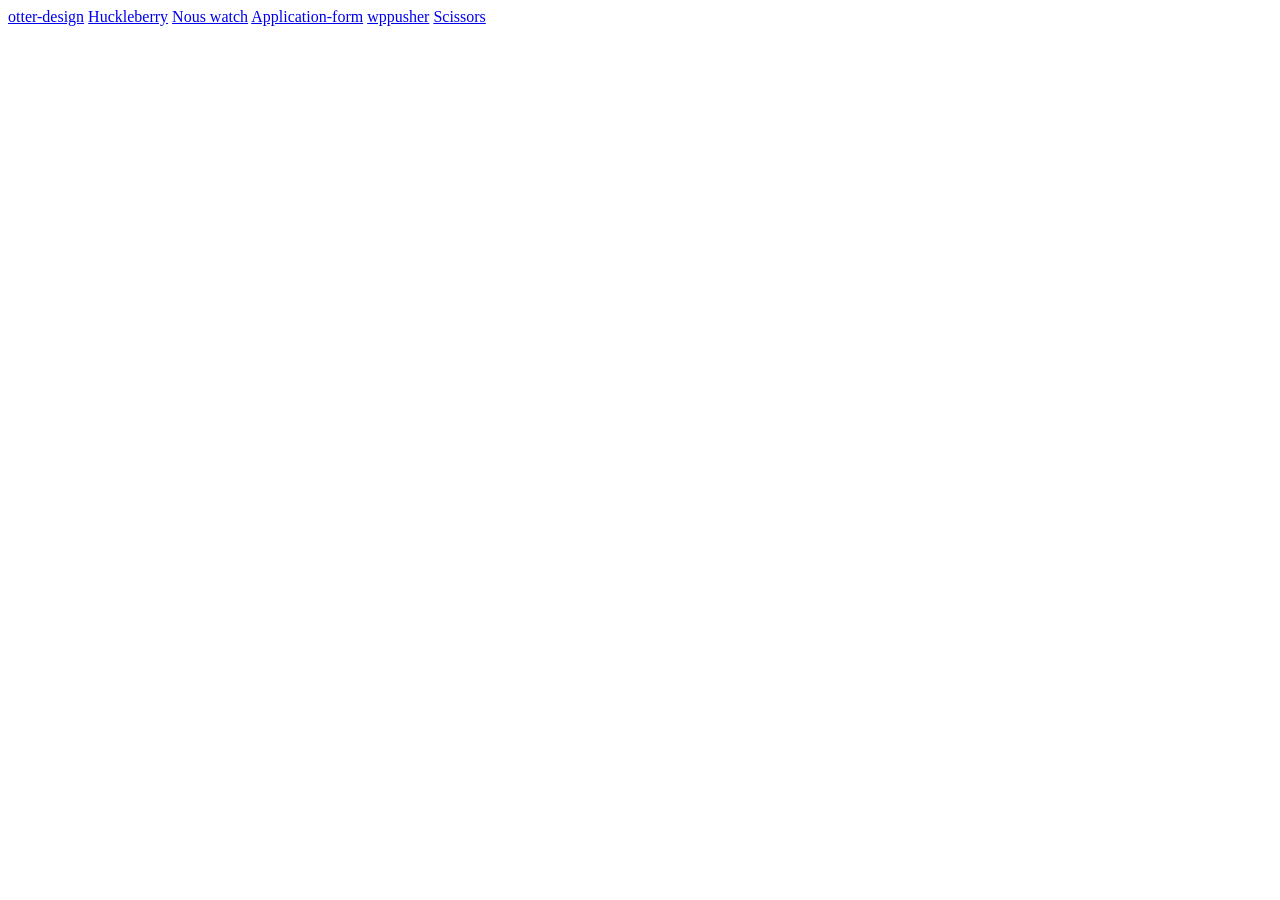
<file: index.html>
<!DOCTYPE html>
<html lang="en">
<head>
    <meta charset="UTF-8">
    <meta name="viewport" content="width=device-width, initial-scale=1.0">
    <title>Document</title>
    <link rel="stylesheet" href="">

   <a href="Assignment1.html">otter-design</a>
   <a href="Assignment2.html">Huckleberry</a>
   <a href="Assignment3.html">Nous watch</a>
   <a href="Assignment4.html">Application-form</a>
   <a href="assignment5.html">wppusher</a>
   <a href="Assignment6.html">Scissors</a>
</head>
<body>
    
</body>
</html>
</file>
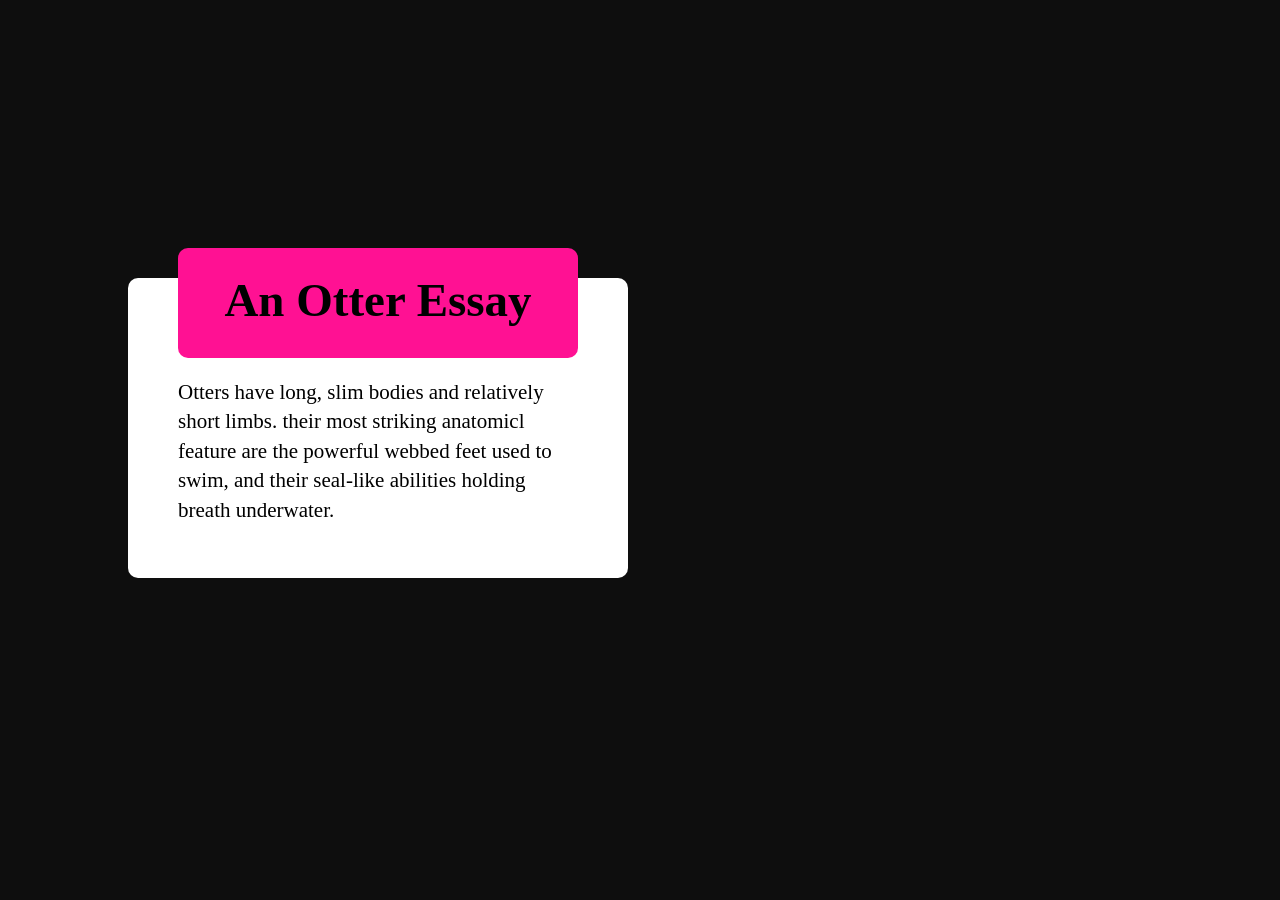
<file: Assignment1.html>
<!DOCTYPE html>
<html lang="en">

<head>
    <meta charset="UTF-8">
    <meta name="viewport" content="width=device-width, initial-scale=1.0">
    <link rel="stylesheet" href="Assignment1.css">
    <title>Assignment-1</title>
</head>

<body>
    <div class="box">
        <p>Otters have long, slim bodies and relatively short limbs. their most striking
            anatomicl feature are the powerful webbed feet used to swim, and their seal-like
            abilities holding breath underwater.
        </p>
        <div class="box2">
            <h1>An Otter Essay</h1>
        </div>
    </div>



</body>

</html>
</file>
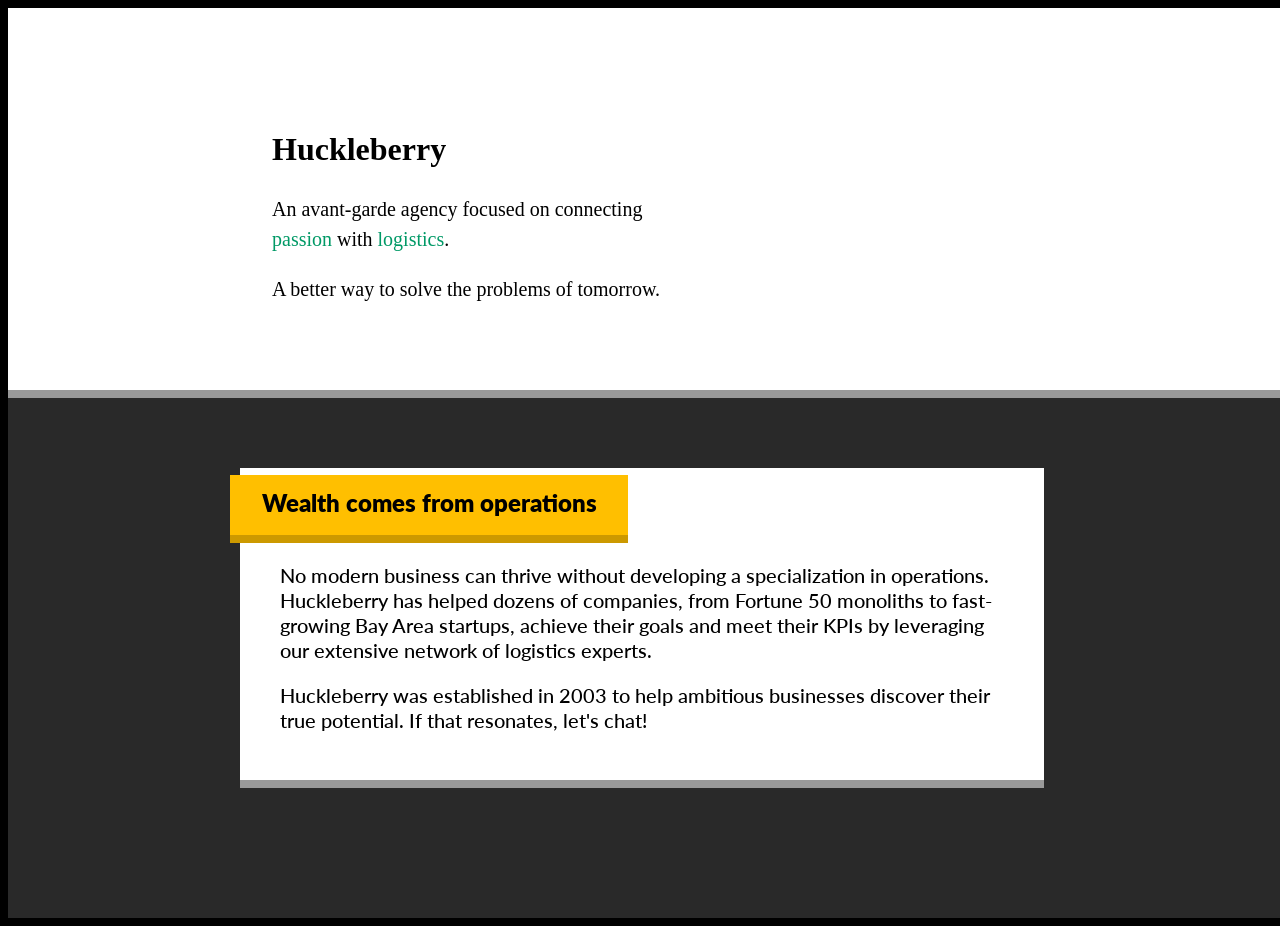
<file: Assignment2.html>
<!DOCTYPE html>
<html lang="en">

<head>
    <meta charset="UTF-8">
    <meta name="viewport" content="width=device-width, initial-scale=1.0">
    <title>Assignment-2</title>
    <link rel="stylesheet" href="Assignment2.css">
    <link rel="preconnect" href="https://fonts.googleapis.com">
    <link rel="preconnect" href="https://fonts.gstatic.com" crossorigin>
    <link
        href="https://fonts.googleapis.com/css2?family=Anek+Telugu:wght@100..800&family=Lato:ital,wght@0,100;0,300;0,400;0,700;0,900;1,100;1,300;1,400;1,700;1,900&family=Roboto:ital,wght@0,100;0,300;0,400;0,500;0,700;0,900;1,100;1,300;1,400;1,500;1,700;1,900&display=swap"
        rel="stylesheet">
</head>

<body>
    <section>
        <div class="header">
            <div class="box1">
                <H1>Huckleberry</H1>
                <p class="top">An avant-garde agency focused on connecting <span>passion</span> with
                    <span>logistics</span>.
                </p>
                <p class="top">A better way to solve the problems of tomorrow.</p>
            </div>
        </div>
    </section>
    <div class="box2">
        <div class="box3">
            <div class="card">
                <p>Wealth comes from operations</p>
            </div>
            <p class="bottom">No modern business can thrive without developing a specialization in operations.
                Huckleberry has helped dozens of companies, from Fortune 50 monoliths to fast-growing Bay Area startups,
                achieve their goals and meet their KPIs by leveraging our extensive network of logistics experts.</p>
            <p class="bottom">Huckleberry was established in 2003 to help ambitious businesses discover their true
                potential. If that resonates, let's chat!</p>
        </div>
    </div>
</body>

</html>
</file>
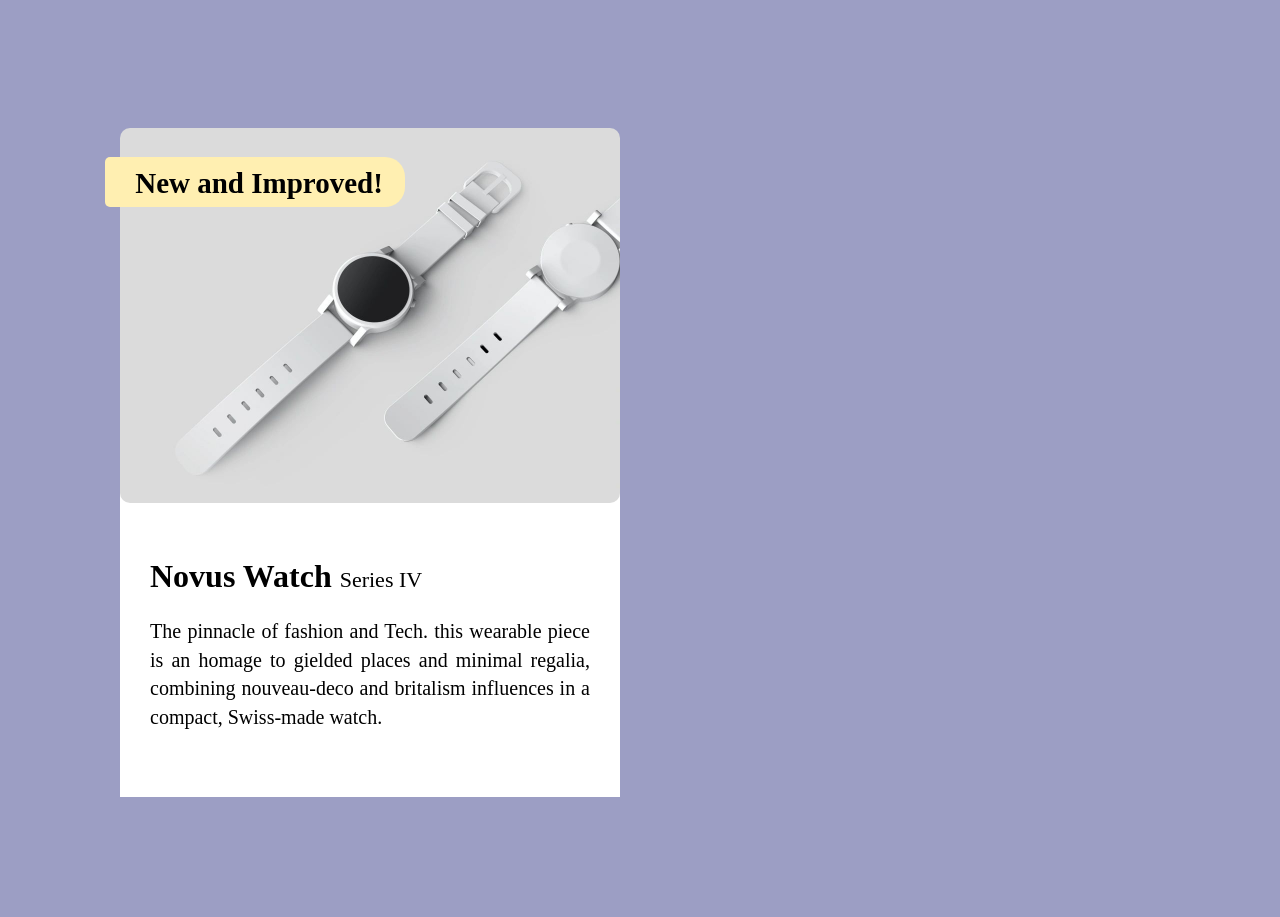
<file: Assignment3.html>
<!DOCTYPE html>
<html lang="en">

<head>
    <meta charset="UTF-8">
    <meta name="viewport" content="width=device-width, initial-scale=1.0">
    <title>Assignment-3</title>
    <link rel="stylesheet" href="Assignment3.css">
</head>
<div class="container">
    <img src="PHOTO-2025-01-18-18-20-55.jpg" alt="">
 <div class="box">
    <p>New and Improved!</p>
 </div>
</div>
</section>

<div class="box2">
    <h1>Novus Watch <span>Series IV</span></h1>
    <p>The pinnacle of fashion and Tech. this wearable piece is an homage
        to gielded places and minimal regalia, combining nouveau-deco and britalism
        influences in a compact, Swiss-made watch.
    </p>
</div>

<body>

</body>

</html>
</file>
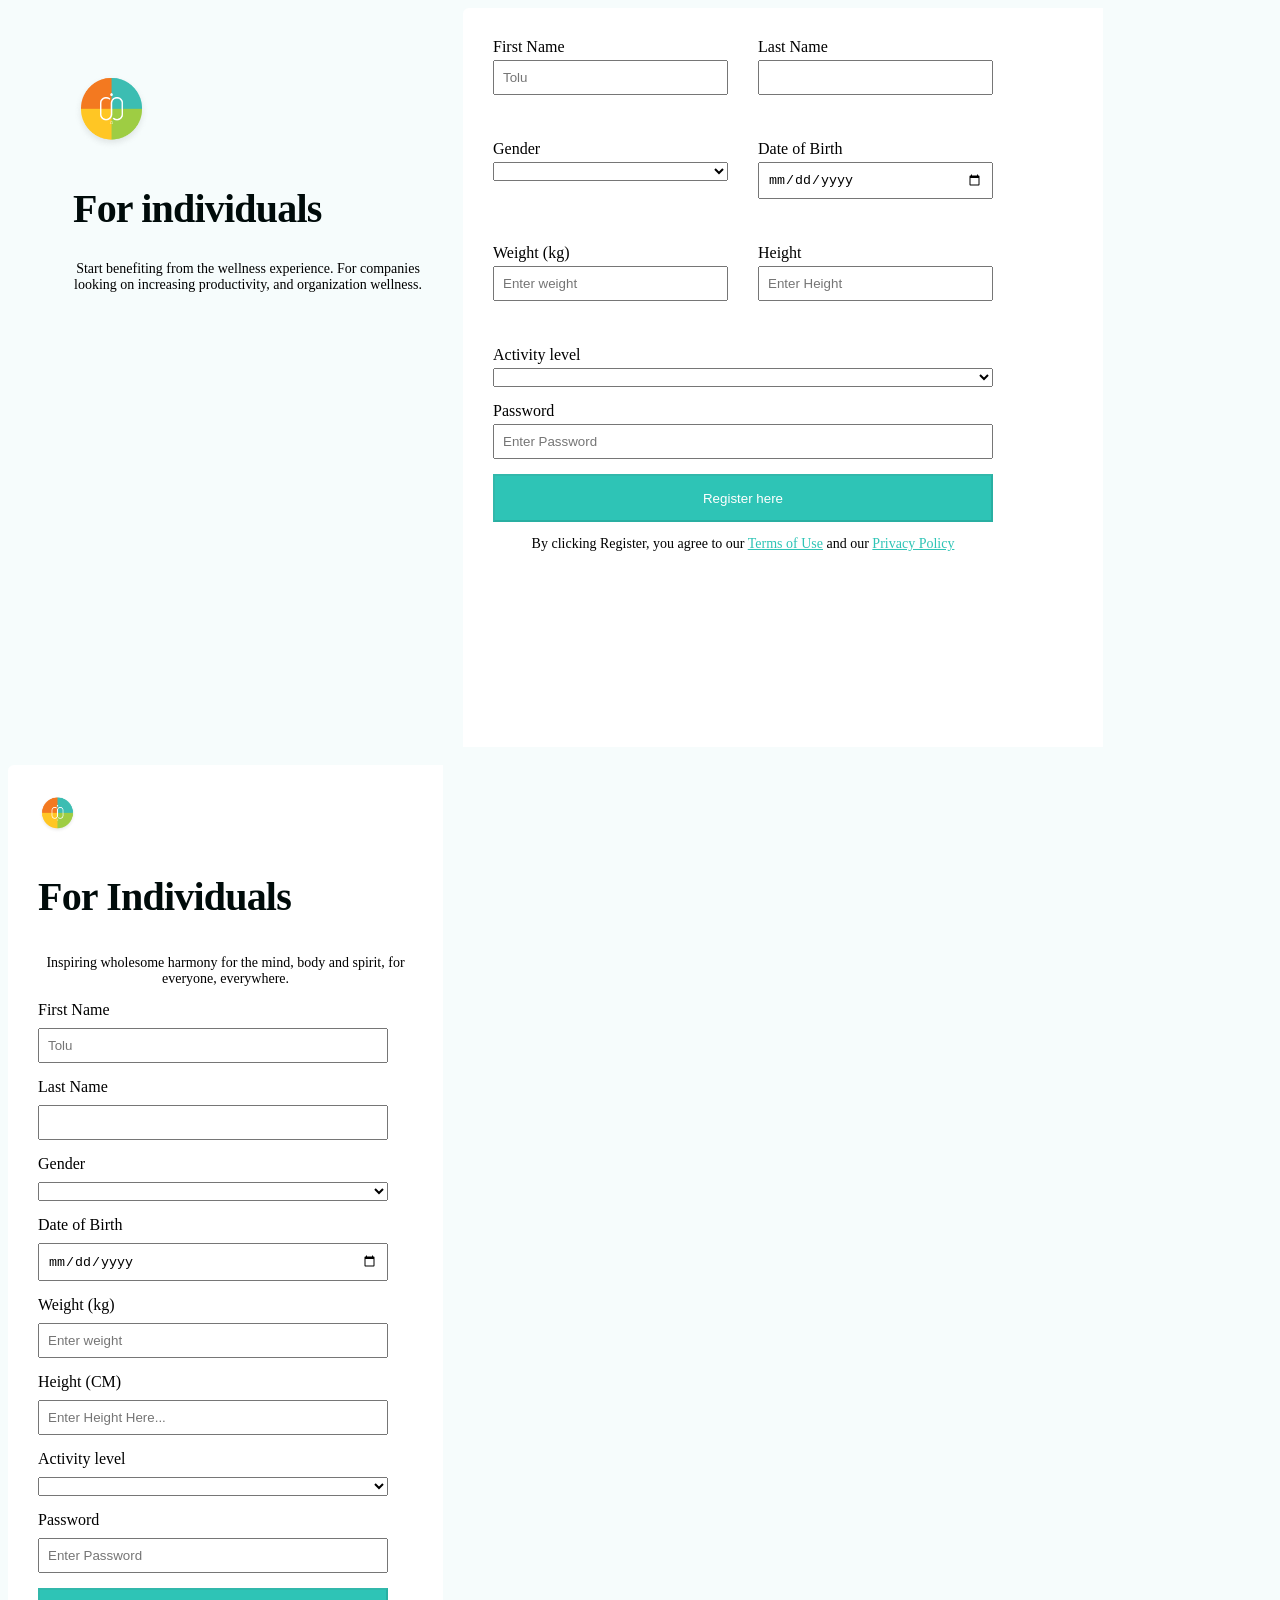
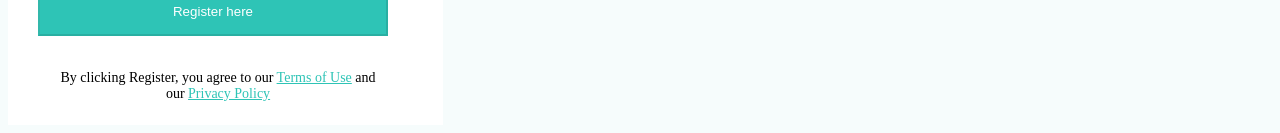
<file: Assignment4.html>
<!DOCTYPE html>
<html lang="en">

<head>
    <meta charset="UTF-8">
    <meta name="viewport" content="width=device-width, initial-scale=1.0">
    <title>Assignment-4</title>
    <link rel="preconnect" href="https://fonts.googleapis.com">
    <link rel="preconnect" href="https://fonts.gstatic.com" crossorigin>
    <link
        href="https://fonts.googleapis.com/css2?family=Anek+Telugu:wght@100..800&family=Lato:ital,wght@0,100;0,300;0,400;0,700;0,900;1,100;1,300;1,400;1,700;1,900&family=Roboto:ital,wght@0,100;0,300;0,400;0,500;0,700;0,900;1,100;1,300;1,400;1,500;1,700;1,900&family=Sofia+Sans:ital,wght@0,1..1000;1,1..1000&display=swap"
        rel="stylesheet">
    <link rel="stylesheet" href="Assignment4.css">
</head>

<body>
<div class="container">
    <div class="left-side">
        <img src="Logo.png" alt="">
        <h1>For individuals</h1>
        <p>Start benefiting from the wellness experience. For companies looking on increasing productivity,
            and organization wellness.
        </p>
    </div>
    <br>
    <section class="right-side">
        <form>
            <div class="form-group">
                <div class="form-row">
                    <div class="form-group">
                        <label for="firstName">First Name</label>
                        <input type="text" id="firstName" name="firstName" placeholder="Tolu">
                    </div>
                    <div class="form-group">
                        <label for="lastName">Last Name</label>
                        <input type="text" id="lastName" name="lastName">
                    </div>
                </div>
            </div>
            <div class="form-group">
                <div class="form-row">
                    <div class="form-group">
                        <label for="Gender">Gender</label>
                        <select id="Gender" placeholder="select here"></select>
                    </div>
                    <div class="form-group">
                        <label for="Date of Birth">Date of Birth</label>
                        <input type="date" id="Date of Birth" placeholder="dateofbirth">
                    </div>
                </div>
            </div>
            <div class="form-group">
                <div class="form-row">
                    <div class="form-group">
                        <label for="Weight">Weight (kg)</label>
                        <input type="text" id="Weight" placeholder="Enter weight">
                    </div>
                    <div class="form-group">
                        <label for="Height">Height</label>
                        <input type="text" id="Height" placeholder="Enter Height">
                    </div>
                </div>
            </div>

            <div class="form-row2">
                <div class="form-group">
                    <label for="Activity level">Activity level</label>
                    <select id="Activity level" placeholder="select here"></select>
                </div>

                <div class="form-group2">
                    <div class="form-group">
                        <label for="password">Password</label>
                        <input type="password" id="password" placeholder="Enter Password">
                    </div>
                    <button>Register here</button>
                    <p>By clicking Register, you agree to our <span>Terms of Use</span> and our <span>Privacy
                            Policy</span></p>
        </form>
    </section>
</div>
</body>
<br>
<section class="mobile">
    <img src="Logo.png" id="company-logo">
    <div class="">
        <h1>For Individuals</h1>
        <p>Inspiring wholesome harmony for the mind, body and spirit, for everyone, everywhere.</p>
    </div>

    <div class="information">
        <form action="info">
            <div class="form-group4">
                <div class="form-row4">
                    <label for="firstName3">First Name</label>
                    <input type="text" id="firstName3" name="firstName" placeholder="Tolu">
                </div>
                <div class="form-row4">
                    <label for="lastName3">Last Name</label>
                    <input type="text" id="lastName3" name="lastName">
                </div>
                <div class="form-row4">
                    <label for="Gender3">Gender</label>
                    <select id="Gender3" placeholder="select here"></select>
                </div>
                <div class="form-row4">
                    <label for="Date of Birth3">Date of Birth</label>
                    <input type="date" id="Date of Birth3" placeholder="dateofbirth">
                </div>
                <div class="form-row4">
                    <label for="Weight3">Weight (kg)</label>
                    <input type="text" id="Weight3" placeholder="Enter weight">
                </div>
                <div class="form-row4">
                    <label for="Height3">Height (CM)</label>
                    <input type="text" id="Height3" placeholder="Enter Height Here...">
                </div>
                <div class="form-row4">
                    <label for="Activity level3">Activity level</label>
                    <select id="Activity level3" placeholder="select here"></select>
                </div>
                <div class="form-row4">
                    <label for="password3">Password</label>
                    <input type="password" id="password3" placeholder="Enter Password">
                </div>
                <button class="mobile-button">Register here</button>
                <p class="p2">By clicking Register, you agree to our <span>Terms of Use</span> and our <span>Privacy
                        Policy</span></p>
        </form>
    </div>
</section>

</html>
</file>
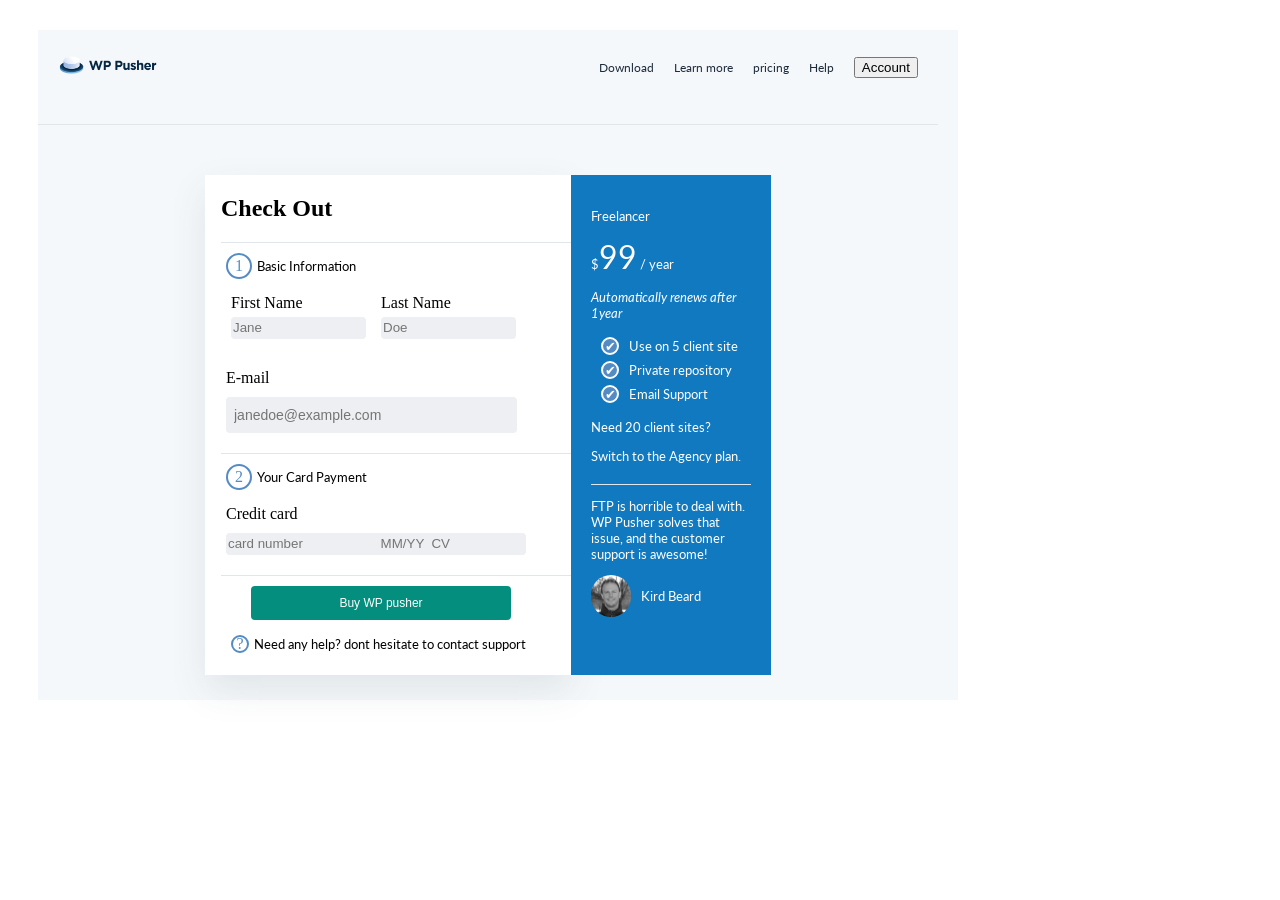
<file: assignment5.html>
<!DOCTYPE html>
<html lang="en">

<head>
    <meta charset="UTF-8">
    <meta name="viewport" content="width=device-width, initial-scale=1.0">
    <title>Assignment5</title>
    <link rel="preconnect" href="https://fonts.googleapis.com">
    <link rel="preconnect" href="https://fonts.gstatic.com" crossorigin>
    <link
        href="https://fonts.googleapis.com/css2?family=Anek+Telugu:wght@100..800&family=Lato:ital,wght@0,100;0,300;0,400;0,700;0,900;1,100;1,300;1,400;1,700;1,900&family=Roboto:ital,wght@0,100;0,300;0,400;0,500;0,700;0,900;1,100;1,300;1,400;1,500;1,700;1,900&family=Sofia+Sans:ital,wght@0,1..1000;1,1..1000&display=swap"
        rel="stylesheet">
    <link rel="stylesheet" href="assignment5.css">
</head>

<body>
    <div class="div-body">
        <header>
            <nav class="navbar">
                <div class="logo">
                    <img src="wppusher-logo copy.png" alt="company logo">
                </div>

                <ul class="nav-links">
                    <li><a href="#">Download</a></li>
                    <li><a href="#">Learn more</a></li>
                    <li><a href="#">pricing</a></li>
                    <li><a href="#">Help</a></li>
                    <li><a href="#"><button>Account</button></a></li>
                </ul>
            </nav>
        </header>
        <div class="line"></div>
        <div class="container">
            <div class="box1">
                <div class="header">
                    <h2>Check Out</h2>
                    <div class="line"></div>
                </div>
                <div class="container1">
                    <div class="circle">1</div>
                    <p class="text">Basic Information</p>
                </div>

                <form action="form-group">
                    <div class="form-row">
                        <div class="form-group">
                            <label for="firstName">First Name</label>
                            <input type="text" id="firstName" name="firstName" placeholder="Jane">
                        </div>
                        <div class="form-group">
                            <label for="lastName">Last Name</label>
                            <input type="text" id="lastName" name="lastName" placeholder="Doe">
                        </div>
                    </div>
                    <div class="form-group2">
                        <label for="Email">E-mail</label>
                        <input type="email" id="Email" placeholder="janedoe@example.com">
                    </div>
                    <div class="line"></div>
                    <div class="container1">
                        <div class="circle">2</div>
                        <p class="text">Your Card Payment</p>
                    </div>
                    <div class="form-group2">
                        <label for="creditcard">Credit card</label>
                        <input type="text" id="creditcard" placeholder="card number                     MM/YY  CV">
                    </div>
                    <div class="line"></div>
                    <button class="centered-button">Buy WP pusher</button>
                    <div class="container1">
                        <div class="circle3">?</div>
                        <p class="text">Need any help? dont hesitate to contact support</p>
                    </div>
            </div>
            </form>
            <div class="box2">
                <div class="warranty">
                    <p>Freelancer</p>
                    <p> $<span style="font-size: 32px;">99</span> / year</p>
                    <p><em>Automatically renews after 1year</em></p>
                    <div class="container2">
                        <div class="circle4">✔</div>
                        <p>Use on 5 client site</p>
                    </div>
                    <div class="container2">
                        <div class="circle4">✔</div>
                        <p>Private repository</p>
                    </div>
                    <div class="container2">
                        <div class="circle4">✔</div>
                        <p>Email Support</p>
                    </div>
                    <div class="clientsite">
                        <p>Need 20 client sites?</p>
                        <p>Switch to the Agency plan.</p>     
                    </div>
                    <div class="line"></div>
                    <div class="summary">
                        <p>FTP is horrible to deal with. WP Pusher solves that issue, and the customer support is awesome!</p>
                        <div class="profile"><img src="Bitmap.jpg" alt="profile-picture">
                            <p>Kird Beard</p>
                        </div>
                        
                    </div>


                </div>

            </div>










        </div>

    </div>

    <body>

    </body>
</body>

</html>
</file>
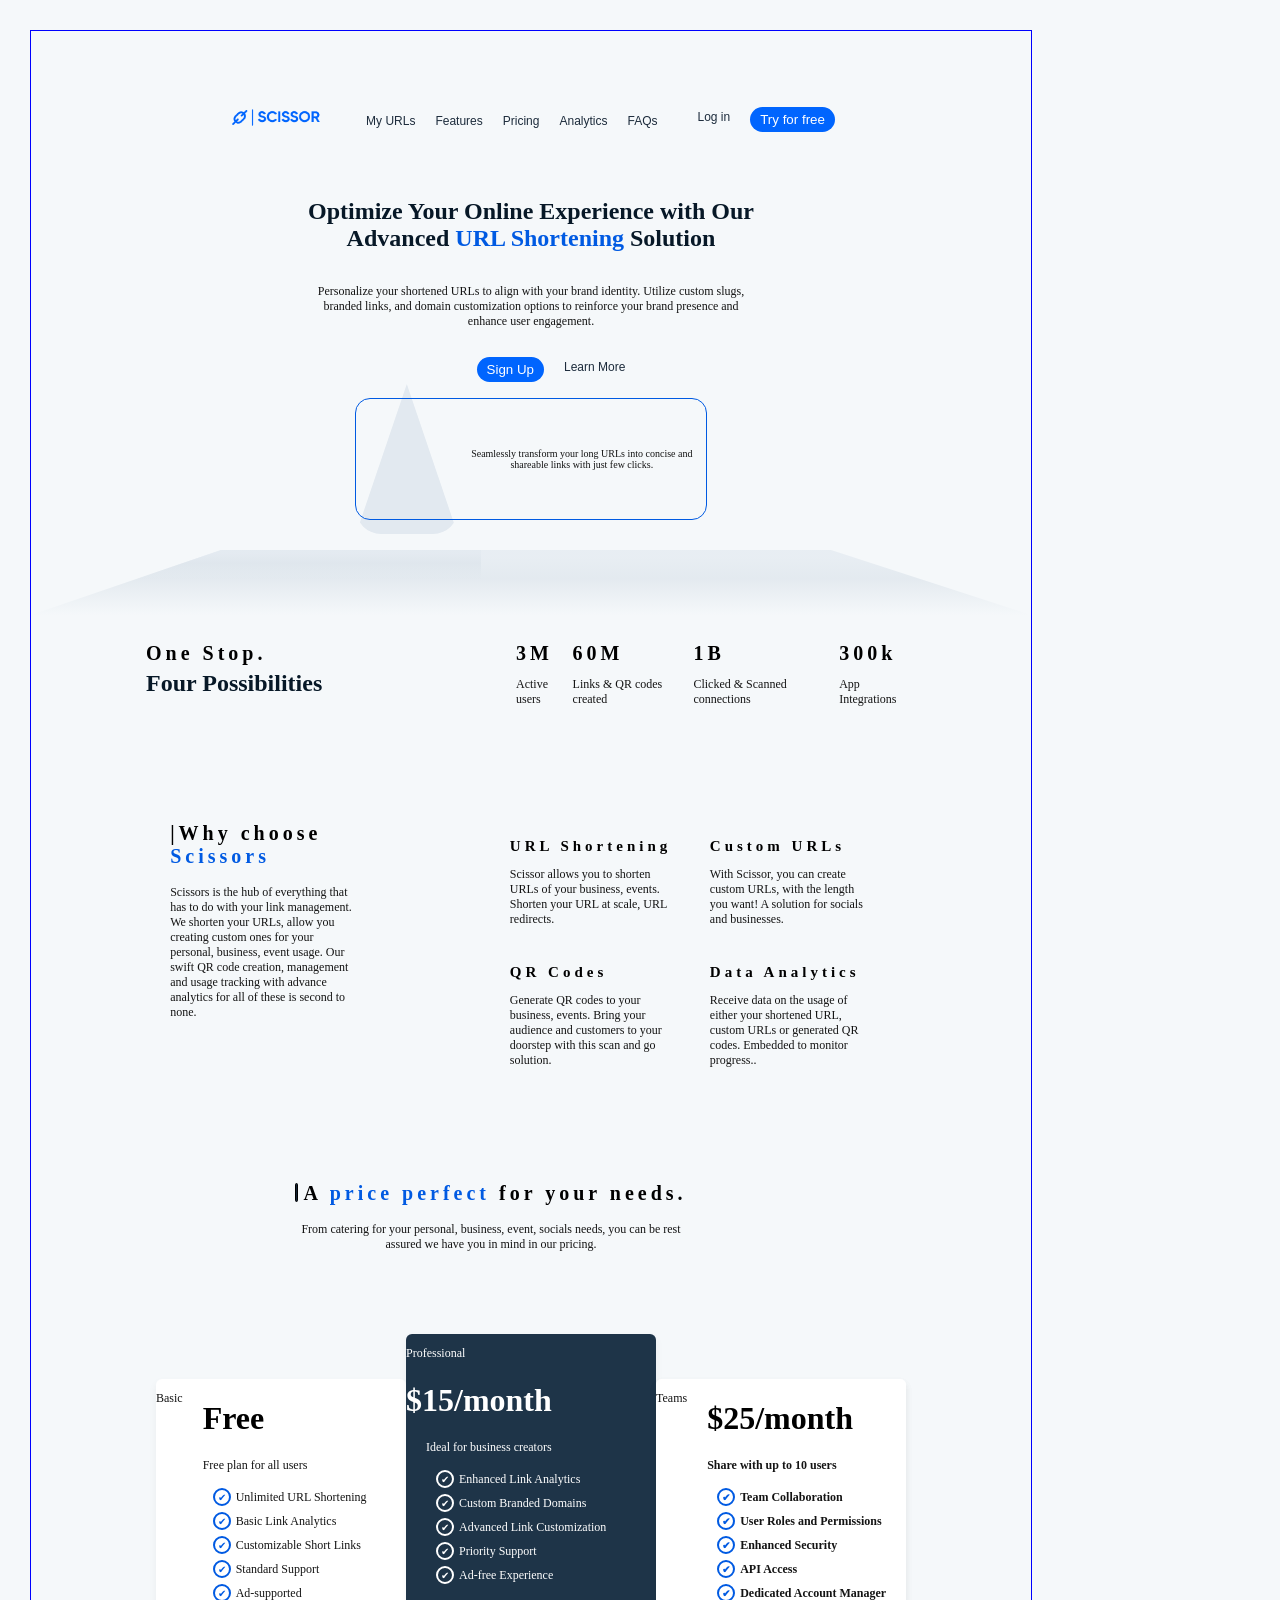
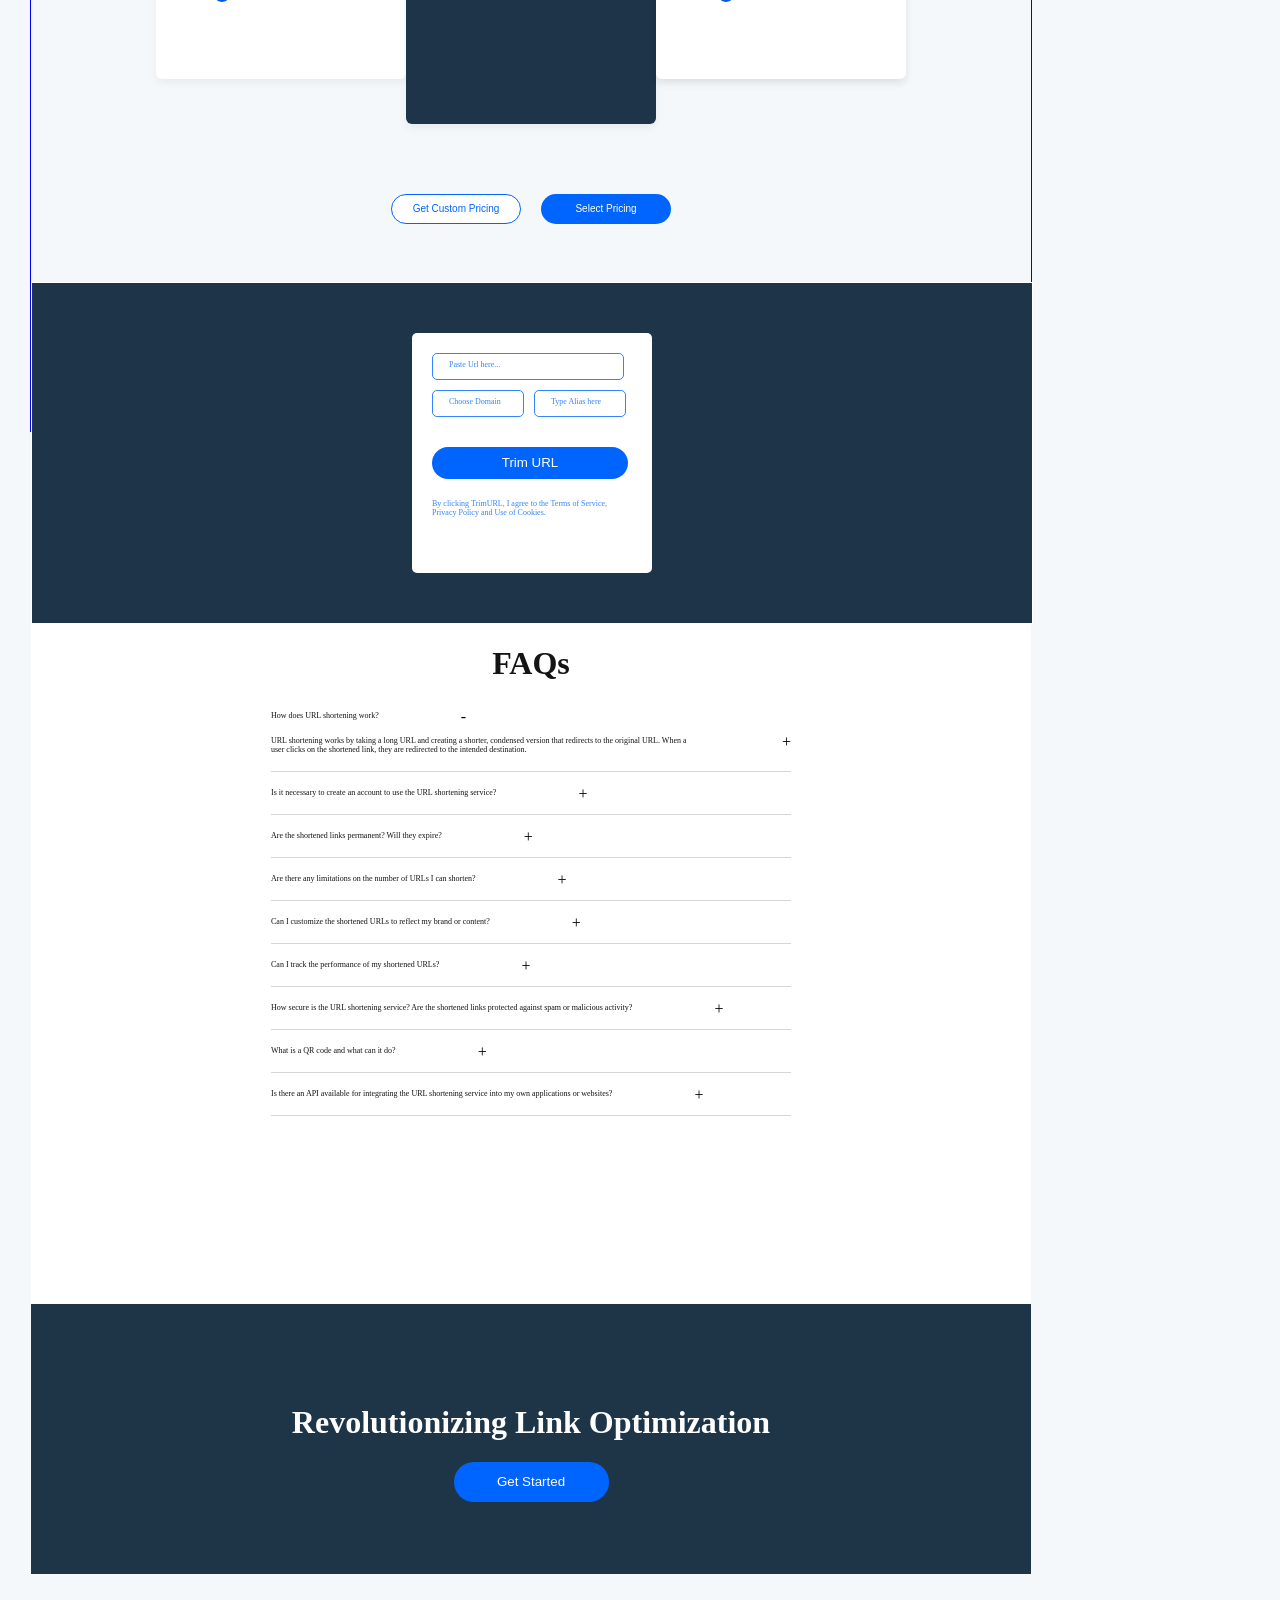
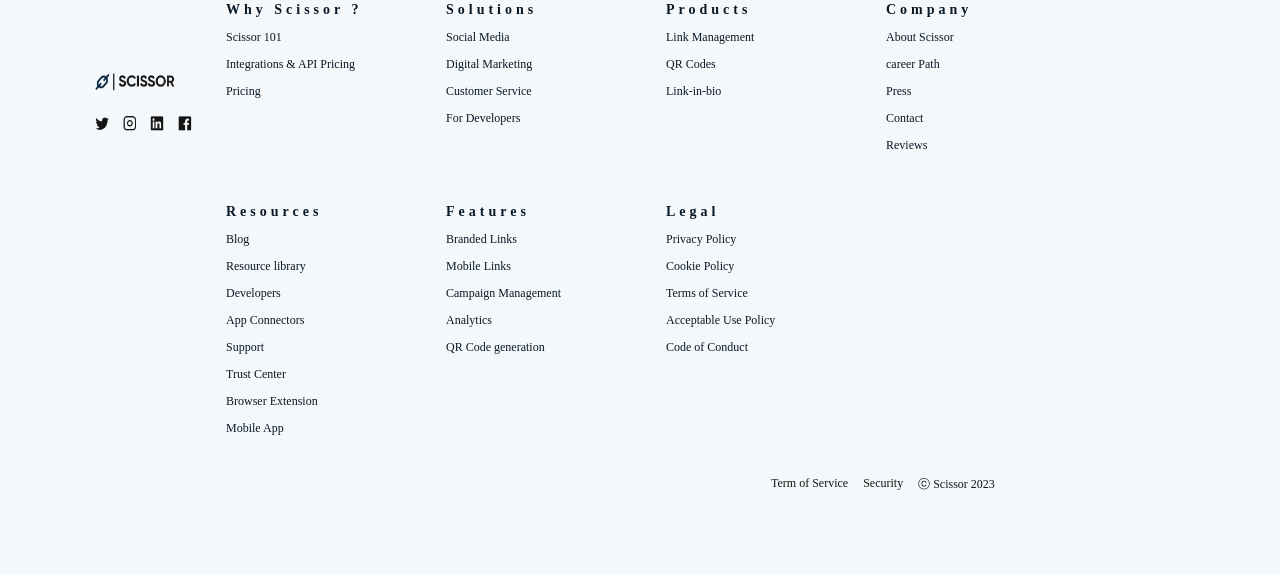
<file: Assignment6.html>
<!DOCTYPE html>
<html lang="en">

<head>
    <meta charset="UTF-8">
    <meta name="viewport" content="width=device-width, initial-scale=1.0">
    <title>Assignment6</title>
    <link rel="stylesheet" href="Assignment6.css">
</head>
<body>
    <div class="hero-section">
        <header>
            <nav class="navbar">
                <div class="logo">
                    <img src="sciscor Logo.png" alt="company logo">
                </div>
                <ul class="nav-links">
                    <li><a href="#">My URLs</a></li>
                    <li><a href="#">Features</a></li>
                    <li><a href="#">Pricing</a></li>
                    <li><a href="#">Analytics</a></li>
                    <li><a href="#">FAQs</a></li>
                </ul>
                <ul class="nav-links2">
                    <li><a href="#">Log in</a></li>
                    <li><a href="#"><button>Try for free</button></a></li>
                </ul>
        </header>
        </nav>
        <div class="optimize">
            <h2>Optimize Your Online Experience with Our Advanced <span>URL Shortening </span>Solution</h2>
            <p>Personalize your shortened URLs to align with your brand identity. Utilize custom slugs, branded
                links, and domain customization options to reinforce your brand presence and enhance user
                engagement.</p>
            <ul class="nav-links2">
                <li><a href="#"><button>Sign Up</button></a></li>
                <li><a href="#">Learn More</a></li>
            </ul>
        </div>

        <div class="div2">
            <div class="triangle"></div>
            <p class="p2">Seamlessly transform your long URLs into concise and shareable links with just few clicks.</p>
        </div>
        <div class="slanted-rectangle">
            <div class="eclipse"></div>
        </div>
        <div class="possibilities">
            <div class="col-left">
                <h4>One Stop.</h4>
                <h2>Four Possibilities</h2>
            </div>
            <div class="col-right">
                <div class="card">
                    <h4>3M</h4>
                    <p>Active users</p>
                </div>
                <div class="card">
                    <h4>60M</h4>
                    <p>Links & QR codes created</p>
                </div>
                <div class="class">
                    <h4>1B</h4>
                    <p>Clicked & Scanned connections</p>
                </div>
                <div class="class">
                    <h4>300k</h4>
                    <p>App Integrations</p>
                </div>
            </div>
        </div>
        <section>
            <div class="col-left">
                <h4>|Why choose <span>Scissors</span></h4>
                <p>Scissors is the hub of everything that has to do with your link management. We shorten your URLs,
                    allow you creating custom ones for your personal, business, event usage. Our swift QR code creation,
                    management and usage tracking with advance analytics for all of these is second to none. </p>
            </div>
            <div class="col-right2">
                <div class="two-column">
                    <div class="card">
                        <h5>URL Shortening</h5>
                        <p>Scissor allows you to shorten URLs of your business, events. Shorten your URL at scale, URL
                            redirects.</p>
                    </div>
                    <div class="class">
                        <h5>QR Codes</h5>
                        <p>Generate QR codes to your business, events. Bring your audience and customers to your
                            doorstep with this scan and go solution.</p>
                    </div>
                </div>
                <div class="two-column">
                    <div class="class">
                        <h5>Custom URLs</h5>
                        <p>With Scissor, you can create custom URLs, with the length you want! A solution for socials
                            and
                            businesses.</p>
                    </div>
                    <div class="class">
                        <h5>Data Analytics</h5>
                        <p>Receive data on the usage of either your shortened URL, custom URLs or generated QR codes.
                            Embedded to monitor progress..</p>
                    </div>
                </div>
            </div>
    </div>
    </section>
    <div class="price-perfect">
        <div class="container">
            <div class="pipe-logo"></div>
            <h4>A <span>price perfect </span>for your needs.</h4>
        </div>
        <p>From catering for your personal, business, event, socials needs, you can be rest assured we have you in mind
            in our pricing.</p>
    </div>
    <div class="pricing">
        <div class="card1">
            <p> Basic</p>
            <div class="basic">
                <h1>Free</h1>
                <p>Free plan for all users</p>
                <div class="container2">
                    <div class="circle4">✔</div>
                    <p>Unlimited URL Shortening</p>
                </div>
                <div class="container2">
                    <div class="circle4">✔</div>
                    <p>Basic Link Analytics</p>
                </div>
                <div class="container2">
                    <div class="circle4">✔</div>
                    <p>Customizable Short Links</p>
                </div>
                <div class="container2">
                    <div class="circle4">✔</div>
                    <p>Standard Support</p>
                </div>
                <div class="container2">
                    <div class="circle4">✔</div>
                    <p>Ad-supported</p>
                </div>
            </div>
        </div>
        <div class="card2">
            <p>Professional</p>
            <h1>$15/month</h1>
            <div class="basic">
                <p>Ideal for business creators</p>
                <div class="container2">
                    <div class="circle5">✔</div>
                    <p>Enhanced Link Analytics</p>
                </div>
                <div class="container2">
                    <div class="circle5">✔</div>
                    <p>Custom Branded Domains</p>
                </div>
                <div class="container2">
                    <div class="circle5">✔</div>
                    <p>Advanced Link Customization</p>
                </div>
                <div class="container2">
                    <div class="circle5">✔</div>
                    <p>Priority Support</p>
                </div>
                <div class="container2">
                    <div class="circle5">✔</div>
                    <p>Ad-free Experience</p>
                </div>
            </div>
        </div>
        <div class="card3">
            <div class="card1">
                <p> Teams</p>
                <div class="basic">
                    <h1>$25/month<h1>
                            <p>Share with up to 10 users</p>
                            <div class="container2">
                                <div class="circle4">✔</div>
                                <p>Team Collaboration</p>
                            </div>
                            <div class="container2">
                                <div class="circle4">✔</div>
                                <p>User Roles and Permissions</p>
                            </div>
                            <div class="container2">
                                <div class="circle4">✔</div>
                                <p>Enhanced Security</p>
                            </div>
                            <div class="container2">
                                <div class="circle4">✔</div>
                                <p>API Access</p>
                            </div>
                            <div class="container2">
                                <div class="circle4">✔</div>
                                <p>Dedicated Account Manager</p>
                            </div>
                </div>
            </div>

        </div>
    </div>
    <div class="button">
        <button class="custom-pricing">Get Custom Pricing</button><button class="select-pricing">Select Pricing</button>
    </div>
    <!-- FAQ SECTION -->
    <div class="faqsection">
        <div class="form-container">

            <div class="box-1">
                <p>Paste Url here...</p>
            </div>
            <div class="box-row">
                <div class="box-2">
                    <p>Choose Domain</p>
                </div>
                <div class="box-2">
                    <p>Type Alias here</p>
                </div>
            </div>
            <button class="box-3"> Trim URL</button>
        
        <p class="from-conc">By clicking TrimURL, I agree to the Terms of Service, Privacy Policy and Use of Cookies.</p>
    </div>
    </div>

    </div>




    <!-- FAQ_QUESTIONS -->
    <div class="faq-body">
        <h1>FAQs</h1>
        <div class="faqbox">
            <div class="para-plus">
                <p>How does URL shortening work?</p>
                <div class="plus">-</div>
            </div>
            <div class="para-plus">
                <p>URL shortening works by taking a long URL and creating a shorter, condensed version that redirects to
                    the
                    original URL. When a user clicks on the shortened link, they are redirected to the intended
                    destination.
                </p>
                <div class="plus">+</div>
            </div>
            <p class="underline"></p>
            <div class="para-plus">
                <p>Is it necessary to create an account to use the URL shortening service?</p>
                <div class="plus">+</div>
            </div>
            <p class="underline"></p>
            <div class="para-plus">
                <p>Are the shortened links permanent? Will they expire?</p>
                <div class="plus">+</div>
            </div>
            <p class="underline"></p>
            <div class="para-plus">
                <p>Are there any limitations on the number of URLs I can shorten?</p>
                <div class="plus">+</div>
            </div>
            <p class="underline"></p>
            <div class="para-plus">
                <p>Can I customize the shortened URLs to reflect my brand or content?</p>
                <div class="plus">+</div>
            </div>
            <p class="underline"></p>
            <div class="para-plus">
                <p>Can I track the performance of my shortened URLs?</p>
                <div class="plus">+</div>
            </div>
            <p class="underline"></p>
            <div class="para-plus">
                <p>How secure is the URL shortening service? Are the shortened links protected against spam or malicious
                    activity?</p>
                <div class="plus">+</div>
            </div>
            <p class="underline"></p>
            <div class="para-plus">
                <p>What is a QR code and what can it do?</p>
                <div class="plus">+</div>
            </div>
            <p class="underline"></p>
            <div class="para-plus">
                <p>Is there an API available for integrating the URL shortening service into my own applications or
                    websites?</p>
                <div class="plus">+</div>
            </div>
            <p class="underline"></p>
        </div>

    </div>
    <div class="link-opti">
        <h1>Revolutionizing Link Optimization</h1>
        <button>Get Started</button>
    </div>
    <footer>
        <div class="footer-side">
            <div class="logo2">
                <img src="Frame 1000001714.png" alt="company logo2">
            </div>
            <div class="footer-list">
                <div class="footer-row">
                    <div class="footer-column">
                        <h4>Why Scissor ?</h4>
                        <p>Scissor 101 </p>
                        <p>Integrations & API Pricing</p>
                        <p>Pricing</p>
                    </div>
                    <div class="footer-column">
                        <h4>Solutions</h4>
                        <p>Social Media </p>
                        <p>Digital Marketing </p>
                        <p>Customer Service</p>
                        <p> For Developers</p>
                    </div>
                    <div class="footer-column">
                        <h4>Products</h4>
                        <p>Link Management </p>
                        <p>QR Codes</p>
                        <p> Link-in-bio</p>
                    </div>
                    <div class="footer-column">
                        <h4>Company</h4>
                        <p>About Scissor</p>
                        <p>career Path</p>
                        <p>Press</p>
                        <p> Contact </p>
                        <p>Reviews</p>
                    </div>

                </div>
                <div class="footer-row">
                    <div class="footer-column">
                        <h4>Resources</h4>
                        <p>Blog</p>
                        <p>Resource library</p>
                        <p>Developers</p>
                        <p>App Connectors</p>
                        <p>Support</p>
                        <p>Trust Center</p>
                        <p>Browser Extension</p>
                        <p>Mobile App</p>
                    </div>
                    <div class="footer-column">
                        <h4>Features</h4>
                        <p>Branded Links</p>
                        <p>Mobile Links</p>
                        <p> Campaign Management</p>
                        <p> Analytics</p>
                        <p>QR Code generation</p>
                    </div>
                    <div class="footer-column">
                        <h4>Legal</h4>
                        <p>Privacy Policy </p>
                        <p>Cookie Policy </p>
                        <p>Terms of Service</p>
                        <p> Acceptable Use Policy</p>
                        <p> Code of Conduct</p>
                    </div>

                </div>
            </div>
        </div>
        <div class="footer-ending">
            <p>Term of Service</p>
            <p>Security</p>
            <p>ⓒ Scissor 2023</p>
        </div>
    </footer>


    </div>







    </div>








</body>

</html>
</file>
<file: Assignment1.css>
body{
    background-color: rgb(14, 14, 14);
    height: 100%;
    margin: 0px;
    padding: 10%;
    
}

p {
    color: black;
    font-size: 21px;
    margin-top: 150px;
    border: 20px;
    padding-top: 100px;
    padding-left: 50px;
    padding-right: 20px;
    text-align: left;
    line-height: 1.4;  
}

h1{
    font-size: 47px;
    font-weight: 800;
    text-align: center;
    margin-top: 25px;
   
}


.box{
 width: 450px;
  height: 300px;
  background-color: white;
  border-radius: 10px;
  padding-right: 50px;
  position: relative;
}


.box2{
    width: 400px;
    height: 110px;
    background-color: rgb(255,17,147);
    border-radius: 10px;
    bottom: 220px;
    left: 50px;
    position: absolute;

}
</file>
<file: Assignment2.css>
body {
    background: #000;
}

.header {
    width: 1280px;
    height: 382px;
    background-color: #ffff;

}

h1 {
    font-size: 32px;
    font-weight: 800;
}

span {
    color: #009966;
}

/* paragraph top */
.top {
    max-width: 410px;
    font-weight: 400;
    font-size: 20px;
    line-height: 30px;

}

.bottom {
    max-width: 752px;
    padding-left: 40px;
    padding-right: 40px;
    font-family: "lato";
    font-weight: 500;
    line-height: 25px;
    font-size: 20px;

}

.card {
    width: 398px;
    height: 60px;
    background-color: #FFBF00;
    position: relative;
    margin-top: -17px;
    margin-left: -10px;
    border-bottom: 8px solid #CC9900;
}


.card p {
    font-weight: 800;
    font-family: "lato";
    font-size: 24px;
    line-height: 28.8px;
    text-align: center;
    padding-top: 14px;
}

.box1 {
    padding-top: 96px;
    padding-left: 264px;
}

.box2 {
    width: 1280px;
    height: 450px;
    margin-top: 0;
    background-color: #6666;
    padding-top: 70px;
}

.box3 {
    width: 804px;
    height: 312px;
    background-color: #ffff;
    margin-left: 232px;
    position: absolute;
    border-bottom: 8px solid rgba(153, 153, 153, 1);
    
}

section{
    border-bottom: 8px solid #999999;
    width: 1280px;
}
</file>
<file: Assignment3.css>
body {
    padding: 100px;
    background-color: rgb(156, 158, 196);
    margin: 20px;
}

.container {
    padding-top: 8px;
}

img {
    border-radius: 10px;
    position: absolute;
    max-width: 500px;
    max-height: 450px;


}

.box {
    width: 300px;
    height: 50px;
    background-color: rgb(255, 239, 177);
    border-top-left-radius: 5px;
    border-bottom-left-radius: 5px;
    border-top-right-radius: 20px;
    border-bottom-right-radius: 20px;
    margin-left: -15px;
    position: relative;



}

.box p {
    font-size: 29px;
    font-weight: 700;
    text-align: center;
    padding: 10px 10px 10px 18px;

}

.box2 {
    background-color: rgb(255, 255, 255);
    width: 500px;
    height: 450px;
    padding-top: 140px;
}

.box2 p {
    font-size: 20px;
    line-height: 28.8px;
    text-align: justify;
    padding-left: 30px;
    padding-right: 30px;
    margin-top: 20px;


}

h1 {
    padding-top: 190px;
    padding-left: 30px;
}

span {
    font-size: 22px;
    font-weight: lighter;
}
</file>
<file: Assignment4.css>
body {
    background-color: rgba(46, 196, 182, 0.04);
    width: 1440px;
    height: 100%;
    top: -419px;
    left: -720px;
}
.container{
    display: flex;
    flex-direction: row;
    gap: 20px;
}

.left-side img {
    width: 77.33px;
    height: 80px;

}


h1 {
    font-family: 'Brown' 'sans-serif';
    font-size: 40px;
    font-weight: 700;
    line-height: 50px;
    letter-spacing: -0.800000011920929px;
    text-align: left;
    color: rgba(0, 11, 10, 1);
}

.left-side {
    width: 350px;
    height: 245px;
    padding: 65px 0px 65px 65px;
}

section {
    width: 580px;
    height: 679px;
    top: 81px;
    left: 720px;
    background-color: rgba(255, 255, 255, 1);
    padding: 30px;
    border-radius: 6px 0px 0px 0px;
}


.form-group {
    display: flex;
    flex-direction: column;
    margin-bottom: 15px;
    width: 500px;
}

label {
    margin-bottom: 4px;
}

input {
    padding: 8px;
}

.form-row {
    display: flex;
    gap: 30px;
    margin-bottom: 15px;
}

.form-group2 {
    margin-bottom: 15px;
    width: 500px;
}

.form-row2 {
    gap: 45px;
    margin-bottom: 15px;
}

button {
    width: 500px;
    height: 48px;
    top: 631px;
    left: 760px;
    color: white;
    background-color: rgba(46, 196, 182, 1);
    border-color: rgba(0, 0, 0, 0.1);

}

span {
    color: rgba(46, 196, 182, 1);
    text-decoration: underline;
}

p {
    font-size: 14px;
    text-align: center;
}

.mobile {
    width: 375px;
    height: 900px;

}

#company-logo {
    width: 38.67px;
    height: 40px;
}


.form-row3 {
    width: 295px;
    height: 72px;
    top: 310px;
    left: 40px;
}

.form-row4 {
    display: flex;
    flex-direction: column;
    gap: 5px;
    margin-bottom: 15px;
    width: 350px;
}

/* .form-row4 {
    width: 295px;
    height: 72px;
    top: 310px;
    left: 40px;

}  */

.form-group4 {
    margin-bottom: 15px;
    width: 500px;
}

.mobile-button{
    width: 350px;
    height: 48px;
}
.p2{
    width: 320px;
    padding: 20px;
}
</file>
<file: assignment5.css>
.div-body {
    width: 900px;
    height: 670px;
    margin: 30px;
    padding-right: 20px;
    background-color: rgba(245, 248, 250, 1);

}

.navbar {
    display: flex;
    justify-content: space-between;
    align-items: center;
    padding: 10px 20px;
    color: white;
}


.nav-links {
    list-style: none;
    display: flex;
    gap: 20px;
    font-family: "lato", sans-serif;
}

.logo img {
    height: 20px;
    width: 100px;
}

.nav-links li a {
    color: rgba(29, 44, 60, 1);
    text-decoration: none;
    font-size: 12px;
    list-style: none;
    font-family: "lato", sans-serif;
}

.button {
    color: rgba(29, 44, 60, 1);
    border: 2px solid rgba(100, 110, 122, 1);
}

.line {
    border-bottom: 1px solid rgba(224, 230, 234, 1);
    width: 100%;
    margin: 20px 0 10px 0px;
}

.container {
    display: flex;
    flex-direction: row;
    justify-content: center;
    align-items: center;
    margin-top: 50px;
}

.box1 {
    width: 350px;
    height: 500px;
    padding-left: 16px;
    background-color: rgba(255, 255, 255, 1);
    box-shadow: 0px 5px 15px 0px rgba(0, 0, 0, 0.05);
    box-shadow: 0px 15px 35px 0px rgba(43, 64, 78, 0.1);
    margin: 0%;
}

.box2 {
    width: 200px;
    height: 500px;
    background: rgba(17, 121, 191, 1);
    margin: 0%;
}

.circle {
    width: 22px;
    height: 22px;
    background-color: #fff;
    margin-left: 5px;
    border-radius: 50%;
    display: flex;
    flex-direction: row;
    justify-content: center;
    align-items: center;
    color: rgba(84, 139, 197, 1);
    border: 2px solid rgba(84, 139, 197, 1);
}

.circle3 {
    width: 14px;
    height: 14px;
    background-color: #fff;
    margin-left: 5px;
    border-radius: 50%;
    display: flex;
    flex-direction: row;
    justify-content: center;
    align-items: center;
    color: rgba(84, 139, 197, 1);
    border: 2px solid rgba(84, 139, 197, 1);
    margin-left: 10px;
}

.circle3 {
    width: 14px;
    height: 14px;
    background-color: #fff;
    margin-left: 5px;
    border-radius: 50%;
    display: flex;
    flex-direction: row;
    justify-content: center;
    align-items: center;
    color: rgba(84, 139, 197, 1);
    border: 2px solid rgba(84, 139, 197, 1);
    margin-left: 10px;
}


.container1 {
    display: flex;
    align-items: center;
    gap: 5px;
    margin-bottom: 15px;
}


.text {
    font-family: "lato", sans-serif;
    font-size: small;
    margin: 0;
}


input #number {
    background-color: rgba(237, 239, 242, 1);
    border: none;
    /* height: 20px; */
    width: 280px;
  
 } 

 input{
    background-color: rgba(237, 239, 242, 1);
    border: none;
    border-radius: 4px;
    height: 20px;
    width: 250;
    
  
 }

 input[type="email"] {
    width: 275px;
    padding: 8px;
    border: 1px solid #ccc;
    border-radius: 4px;
    font-size: 14px;
    background-color: rgba(237, 239, 242, 1);
    border: none;

}


.form-row {
    display: flex;
    gap: 15px;
    margin-bottom: 15px;
    padding-left: 10px;
    width: 120px;
}

.form-group {
    display: flex;
    flex-direction: column;
    margin-bottom: 15px;
    width: 135px;
}

.form-group2 {
    display: flex;
    gap: 5px;
    margin-bottom: 8px;
    padding-left: 5px;
    width: 300px;
}

.form-group2 {
    display: flex;
    flex-direction: column;
    margin-bottom: 15px;
}

label {
    margin-bottom: 5px;
    font-weight: 500;
}

.centered-button {
    padding: 10px 20px 10px; 
    font-size: 12px; 
    color: white; 
    background: rgba(3, 142, 125, 1);
    width: 260px;
    border: none; 
    border-radius: 4px; 
  display: flex;
  justify-content: center;
  margin: 0px 0px 15px 30px;

}

.warranty{

   font-family: "lato", sans-serif;
   color: white ;
}

.circle4{
    width: 14px;
    height: 14px;
    background-color:rgba(84, 139, 197, 1);
    margin-left: 5px;
    border-radius: 50%;
    display: flex;
    flex-direction: row;
    justify-content: center;
    align-items: center;
    color: white;
    border: 2px solid white;
    margin-left: 10px; 
}

.container2 {
    height: 24px;
    display: flex;
    align-items: center;
    gap: 10px;
    /* margin-bottom: 4px; */
}

.warranty{
    padding: 20px;
    font-family: "lato", sans-serif;
    font-size: 13px;
}

.profile{
    display: flex;
    flex-direction: row;
    gap: 10px;
}

.profile img{
    border-radius: 50px;
}
</file>
<file: Assignment6.css>
body {
    width: 1000px;
    height: 2000px;
    margin: 30px;
    background-color: rgba(245, 248, 250, 1);
    border: 1px solid blue;
}


.hero-section {
    display: flex;
    flex-direction: column;
    justify-content: center;
    align-items: center;
    margin-top: 50px;
}

.navbar {
    display: flex;
    /* justify-content: center; */
    align-items: center;
    padding: 10px 20px 50px;
    color: white;
}

.nav-links {
    list-style: none;
    display: flex;
    gap: 20px;
    font-family: "lato", sans-serif;
}

.nav-links2 {
    list-style: none;
    display: flex;
    flex-direction: row;
    gap: 20px;
    font-family: "lato", sans-serif;
}

.nav-links li a {
    color: rgba(29, 44, 60, 1);
    text-decoration: none;
    font-size: 12px;
    list-style: none;
    font-family: "lato", sans-serif;
}

.nav-links2 li a {
    color: rgba(29, 44, 60, 1);
    text-decoration: none;
    font-size: 12px;
    list-style: none;
    font-family: "lato", sans-serif;
}

.logo img {
    height: 25px;
    width: 99px;
}

button {
    background: rgba(0, 101, 254, 1);
    border-radius: 20px;
    border: none;
    color: white;
    padding: 5px 10px 5px;

}


@font-face {
    font-family: 'gilroy' sans-serif;
    src: url('gilroy/Gilroy-Bold.ttf') format('ttf');
    font-weight: bold;
}

@font-face {
    font-family: 'gilroy' sans-serif;
    src: url('gilroy/Gilroy-Medium.ttf') format('ttf');
    font-weight: 400;
}

@font-face {
    font-family: 'gilroy' sans-serif;
    src: url('gilroy/Gilroy-SemiBold.ttf') format('truetype');
    font-weight: 700;
}

@font-face {
    font-family: 'gilroy' sans-serif;
    src: url('gilroy/Gilroy-Thin.ttf') format('truetype');
    font-weight: 300;
}

p {
    font-size: 12px;
    font-family: 'gilroy';
    color: rgba(20, 20, 20, 1);


}

.p2 {
    font-size: 10px;
    font-family: 'gilroy';
    color: rgba(20, 20, 20, 1);
    text-align: center;
    max-width: 250px;



}

.optimize {
    max-width: 450px;
    display: flex;
    flex-direction: column;
    align-items: center;
    text-align: center;
}

.div2 {
    width: 350px;
    height: 120px;
    display: flex;
    justify-content: center;
    align-items: center;
    color: rgba(254, 254, 254, 0.1);
    border: 0.5px solid rgba(0, 90, 226, 1);
    filter: blur(-2px);
    border-radius: 15px;
    margin: 0px 0px 30px 0px;

}

.triangle {

    width: 150px;
    height: 150px;
    background: rgba(226, 233, 240, 1);
    clip-path: polygon(50% 0, 100% 100%, 0 100%);
    border-radius: 25px;
    /* position: relative; */
    z-index: -1;

}


.slanted-rectangle {
    width: 100%;
    height: 65px;
    color: blue;
    background: linear-gradient(180deg, rgba(226, 233, 240, 0.7) 10.68%, rgba(220, 228, 235, 0.7) 44.01%, rgba(226, 233, 240, 0) 100%);
    clip-path: polygon(19% 0, 80% 0, 100% 100%, 0 100%);
}

.eclipse {
    display: flex;
    justify-content: center;
    height: 30px;
    width: 45%;
    background: linear-gradient(180deg, rgba(226, 233, 240, 0.7) 10.68%, rgba(220, 228, 235, 0.7) 44.01%, rgba(226, 233, 240, 0) 100%);

}



.possibilities {
    height: 150px;
    width: 100%;
    color: rgba(249, 251, 253, 1);
    display: flex;
    flex-direction: row;
    justify-content: center;
    align-items: flex-start;
    box-sizing: border-box;
    margin-bottom: 30px;
}



h2 {
    color: rgba(7, 24, 39, 1);
    font-family: 'Gilroy-Bold' sans-serif;
    margin-top: 0px;
}

h4 {
    color: black;
    font-family: 'gilroy' sans-serif;
    font-size: 20px;
    margin-bottom: 5px;
    letter-spacing: 4px;

}

h5 {
    color: black;
    font-family: 'gilroy' sans-serif;
    font-size: 15px;
    margin-bottom: 5px;
    letter-spacing: 4px;

}

.col-left {
    width: 23%;
    box-sizing: border-box;
    display: flex;
    flex-direction: column;
    align-items: flex-start;
    justify-content: center;
}

.col-right {
    display: flex;
    flex-direction: row;
    justify-content: space-between;
    max-width: 400px;
    margin-left: 140px;
}

section {
    width: 790px;
    height: 300px;
    color: rgba(249, 251, 253, 1);
    display: flex;
    flex-direction: row;
    justify-content: center;
    align-items: flex-start;
    box-sizing: border-box;
}

.two-column {
    padding: 18px;
    width: 200px;
    box-sizing: border-box;
    display: flex;
    flex-direction: column;
    align-items: start;
    justify-content: center;
}

.col-right2 {
    display: flex;
    flex-direction: row;
    justify-content: space-between;
    max-width: 400px;
    margin-left: 140px;
}

.pipe-logo {
    display: flex;
    width: 1px;
    height: 17px;
    border: 1px solid;
    background-color: rgba(17, 34, 50, 1);
    border-radius: 2px;
    margin-top: 20px;
}

.price-perfect {
    display: flex;
    flex-direction: column;
    justify-content: center;
    width: 400px;
    text-align: center;
    padding: 20px;
    margin: 20px 20px 20px 240px;
}


span {
    color: rgba(0, 90, 226, 1);

}

.pricing {
    height: 450px;
    width: 800px;
    display: flex;
    align-items: center;
    margin-left: 125px;
}

.container {
    display: flex;
    flex-direction: row;
    justify-content: center;
    align-items: center;
    margin-top: 20px;
    gap: 5px;
}



.card1 {
    height: 300px;
    width: 250px;
    background-color: rgba(255, 255, 255, 1);
    border: 0.4px rgba(0, 90, 226, 1);
    border-radius: 6px;
    box-shadow: 0px 4px 8px 0px rgba(0, 0, 0, 0.05);
    display: flex;
}

/* .card1 p{

} */

.card2 {
    height: 390px;
    width: 250px;
    background-color: rgba(30, 52, 72, 1);
    border: 0.4px rgba(0, 90, 226, 1);
    border-radius: 6px;
    box-shadow: 0px 4px 8px 0px rgba(0, 0, 0, 0.05);
    color: white;

}

.card2 p {
    color: white;
    /* font-size: 50px; */
}

.card3 {
    height: 300px;
    width: 250px;
    background-color: rgba(255, 255, 255, 1);
    border: 0.4px rgba(0, 90, 226, 1);
    border-radius: 6px;
    box-shadow: 0px 4px 8px 0px rgba(0, 0, 0, 0.05);
}

.container2 {
    height: 24px;
    display: flex;
    align-items: center;
    gap: 5px;
    font-size: 10px;
}

.circle4 {
    width: 14px;
    height: 14px;
    background-color: white;
    margin-left: 5px;
    border-radius: 50%;
    display: flex;
    flex-direction: row;
    justify-content: center;
    align-items: center;
    color: rgba(0, 90, 226, 1);
    border: 2px solid rgba(0, 90, 226, 1);
    margin-left: 10px;
}

.circle5 {
    width: 14px;
    height: 14px;
    background-color: rgba(30, 52, 72, 1);
    margin-left: 5px;
    border-radius: 50%;
    display: flex;
    flex-direction: row;
    justify-content: center;
    align-items: center;
    color: white;
    border: 2px solid white;
    margin-left: 10px;
}

.basic {
    padding-left: 20px;
}

.button {
    display: flex;
    align-items: center;
    justify-content: center;
    gap: 20px;
    margin: 40px 0px 58px 0px;



}

.custom-pricing {
    font-family: sans-serif;
    border: 1px solid rgba(0, 101, 254, 1);
    background-color: white;
    color: rgba(0, 101, 254, 1);
    width: 130PX;
    font-size: 10px;
    height: 30px;
}

.select-pricing {
    font-family: sans-serif;
    width: 130PX;
    font-size: 10px;
    height: 30px;
}
/* 
.faq-body{
    padding: 0px;
} */


.faqsection {
    width: 100%;
    height: 340px;
    background: rgba(30, 52, 72, 1);
    /* 'linear-gradient': (rgba (0, 90, 226, 1)) ; */
    border: 1px solid white;
    margin-top: 40px;
    display: flex;
    flex-direction: column;
    justify-content: center;
    align-items: center;

}

.form-container {
    width: 200px;
    height: 200px;
    background-color: white;
    border-radius: 5px;
    padding: 20px;
    justify-content: center;
   
}

.box-1 {
    width: 95%;
    height: 25px;
    border: 1px solid rgba(50, 132, 255, 1);
    border-radius: 5px;
    margin-bottom: 10px;
}

.box-1 p {
    text-align: left;
    padding: 0px 0px 20px 10px;
    margin: 6px;
    color: rgba(50, 132, 255, 1);
    font-size: 8px;
}

.box-2 {
    width: 45%;
    height: 25px;
    border: 1px solid rgba(50, 132, 255, 1);
    border-radius: 5px;
    margin-bottom: 10px;

}

.box-2 p {
    text-align: left;
    padding: 0px 0px 20px 10px;
    margin: 6px;
    color: rgba(50, 132, 255, 1);
    font-size: 8px;

}
button .box-3 {
    margin-top: 20px;
  
    
}

/* #trim {
    color: white;
} */


.box-row {
    display: flex;
    flex-direction: row;
    gap: 10px;
}

.box-3 {
    width: 98%;
    height: 32px;
    border: 1px solid rgba(50, 132, 255, 1);
    border-radius: 20px;
    border: 20px;
    color: white;
    margin-top: 20px;

}

.box-3 p {
    text-align: center;
    padding-bottom: 30px;
    margin: 10px;
    color: rgba(50, 132, 255, 1);
    font-size: 8px;
}

 .from-conc  {
    color: rgba(50, 132, 255, 1);
    font-size: 8px;
    margin-top: 20px;
    font-family: 'gilroy-bold' sans-serif;
} 

.faq-body {
    width: 100%;
    height: 680px;
    font-family: 'gilroy' sans-serif;
    margin: 0;
    background-color: rgba(255, 255, 255, 1);
    display: flex;
    align-items: center;
    flex-direction: column;
}

.faq-body h1 {
    color: rgba(20, 20, 20, 1);
    font-family: 'gilroy' sans-serif;
}

.faqbox {
    width: 52%;
    height: 400px;
    background-color: rgba(255, 255, 255, 1);
    display: flex;
    align-items: flex-start;
    flex-direction: column;
}

.faqbox p {
    color: (73, 145, 255, 1);
    font-family: 'gilroy' sans-serif;
    font-size: 8px;

}

.underline {
    width: 100%;
    border-bottom: 1px solid rgba(214, 214, 214, 1);
    padding-bottom: 1px;
}

.para-plus {
    width: 100%;
    display: flex;
    align-content: space-between;
}

.plus {
    padding-top: 5px;
    padding-left: 82px;
}

.link-opti {
    background-color: rgb(30, 53, 72);
    width: 100%;
    height: 270px;
    display: flex;
    align-items: center;
    flex-direction: column;
    color: white;
   
}

.link-opti button {
    width: 155px;
    height: 40px;
}

.link-opti h1 {
    font-family: 'gilroy-bold' sans-serif;
    margin-top: 100px;
}

footer{
    width: 100%;
    height: 600px;
   
}

footer img{
    height: 62px;
    width: 105px;
    gap: 32px;
    padding: 95px 20px 0 60px;
}

.footer-list{
    height: 470px;
    width: 63%;
}

.footer-list h4{
    font-family: 'gilroy-bold' sans-serif;
    color:  rgba(7, 24, 39, 1);
    font-size: 14px;
}
.footer-list p{
    font-family: 'gilroy-medium' sans-serif;
    color: rgba(7, 24, 39, 1);

}

.footer-row {
    display: flex;
    /* flex-wrap: wrap; */
    justify-content: space-between;
    /* align-content: ; */
}

.footer-column {
    flex: 1;
    min-width: 200px;
    margin: 10px;
}


.footer-side{
    height: 470px;
    display: flex;
    flex-direction: row;

}

.footer-ending{
    display: flex;
    flex-direction: row;
    align-content: space-between;
    gap: 15px;
   padding: 20px 0 0 740px;


    
}





/* .faq-question {
    display: flex;
    justify-content: space-between;
    align-items: center;
    padding: 15px;
    font-size: 18px;
    font-weight: bold;
    cursor: pointer;
    background-color: #007bff;
    color: white;
} */
</file>
